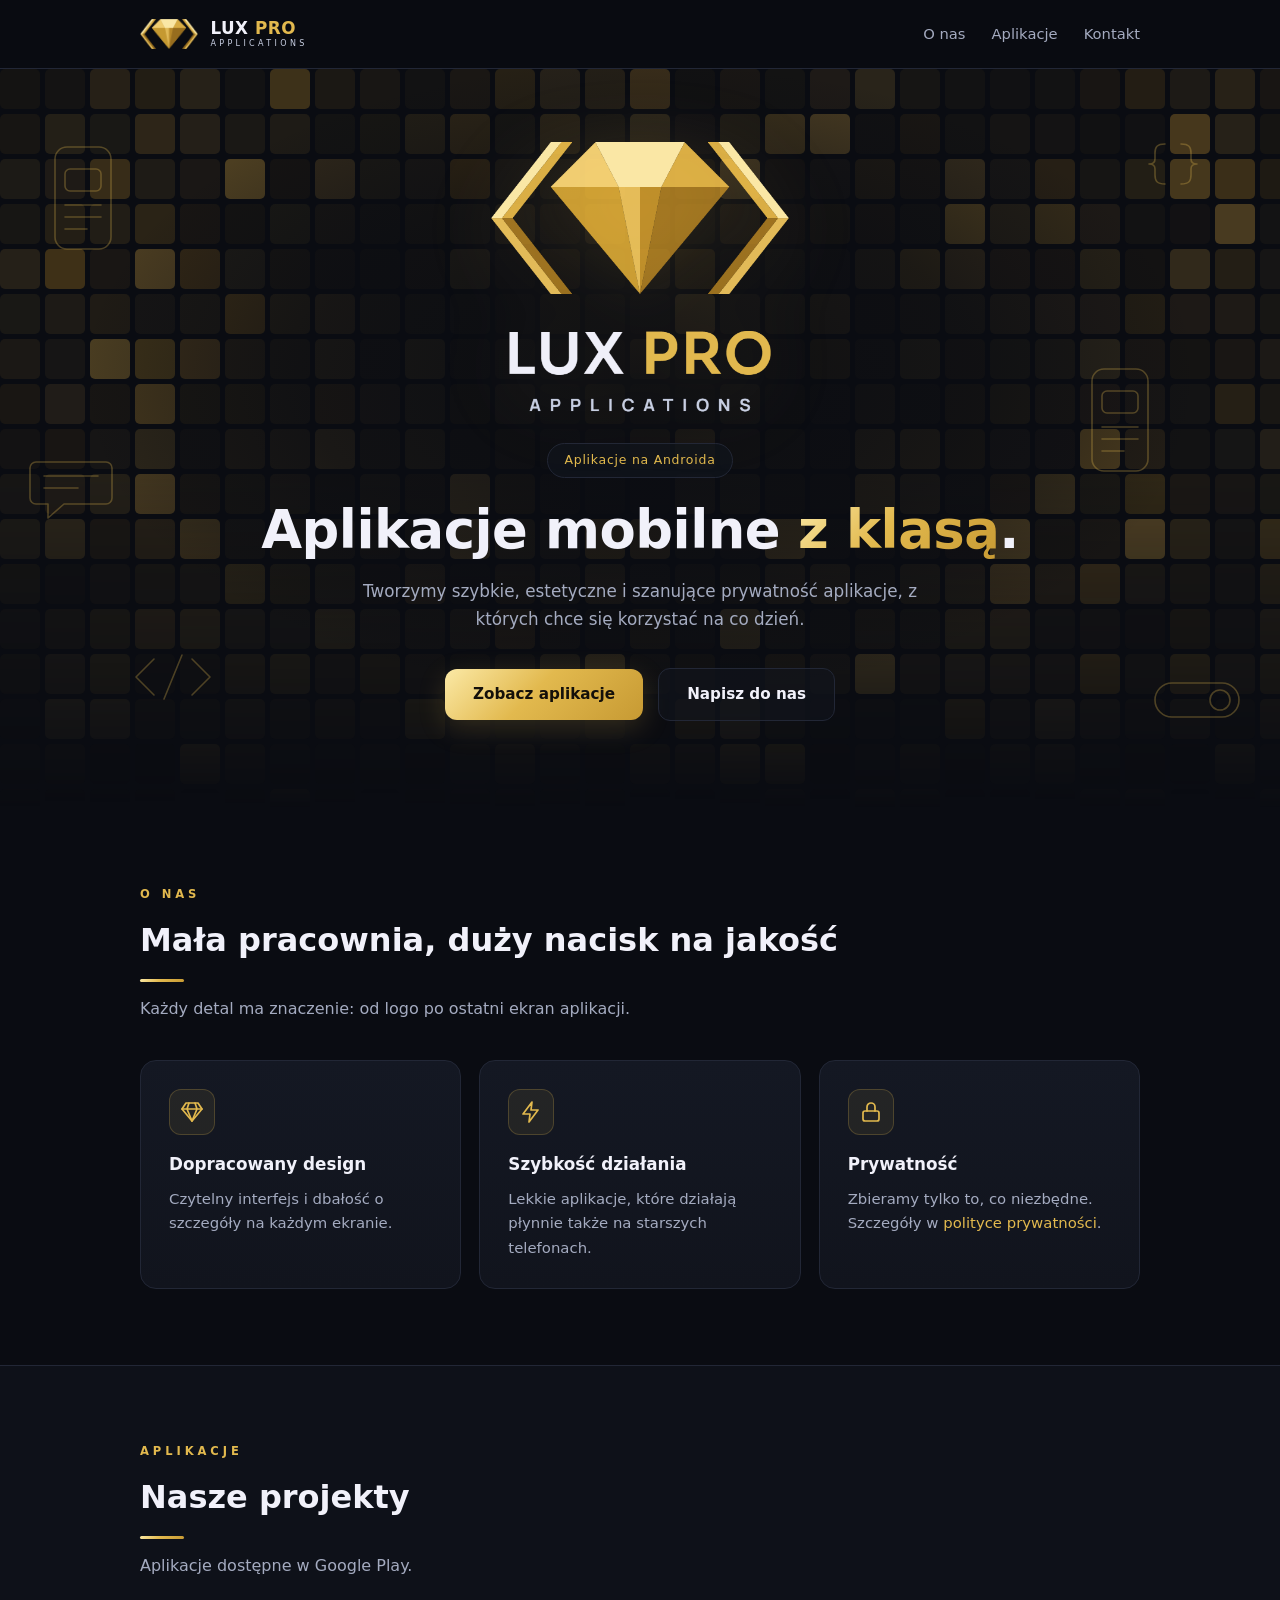
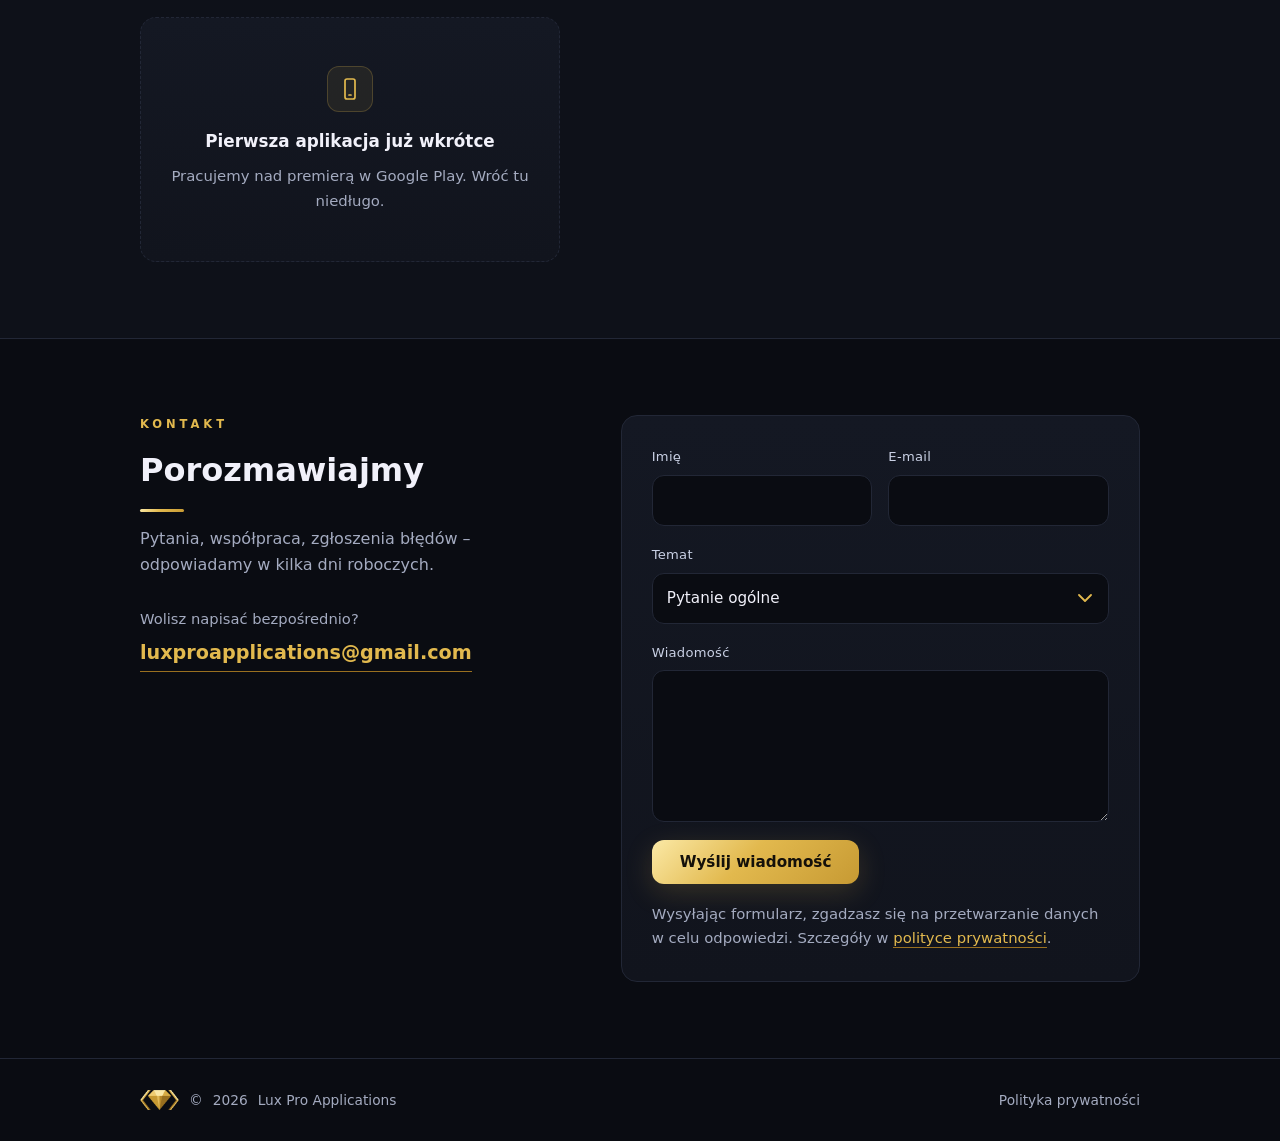
<file: index.html>
<!doctype html>
<html lang="pl">
<head>
<meta charset="utf-8">
<meta name="viewport" content="width=device-width, initial-scale=1">
<title>Lux Pro Applications – aplikacje mobilne</title>
<meta name="description" content="Lux Pro Applications tworzy dopracowane, szybkie i prywatne aplikacje mobilne na Androida.">
<meta name="theme-color" content="#0a0c12">
<link rel="canonical" href="https://luxproapplications.pl/">
<link rel="icon" href="/favicon.ico" sizes="any">
<link rel="icon" type="image/png" sizes="32x32" href="/favicon-32.png">
<link rel="icon" type="image/png" sizes="192x192" href="/icon-192.png">
<link rel="apple-touch-icon" href="/apple-touch-icon.png">
<meta property="og:type" content="website">
<meta property="og:locale" content="pl_PL">
<meta property="og:site_name" content="Lux Pro Applications">
<meta property="og:title" content="Lux Pro Applications – aplikacje mobilne">
<meta property="og:description" content="Dopracowane, szybkie i prywatne aplikacje mobilne na Androida.">
<meta property="og:url" content="https://luxproapplications.pl/">
<meta property="og:image" content="https://luxproapplications.pl/og.png">
<meta name="twitter:card" content="summary_large_image">
<link rel="stylesheet" href="/style.css">
</head>
<body>
<header>
  <div class="wrap">
    <nav>
      <a href="/" class="brand" aria-label="Lux Pro Applications – strona główna">
        <img src="/mark.png" alt="" width="58" height="30">
        <span class="t"><b>LUX <i>PRO</i></b><small>Applications</small></span>
      </a>
      <ul>
        <li><a href="#o-nas">O nas</a></li>
        <li><a href="#aplikacje">Aplikacje</a></li>
        <li><a href="#kontakt">Kontakt</a></li>
      </ul>
    </nav>
  </div>
</header>

<main>
  <div class="hero">
    <canvas id="tiles" aria-hidden="true"></canvas>
    <div class="deco" aria-hidden="true">
      <svg style="left:4%;top:10%" width="64" height="110" viewBox="0 0 64 110"><rect x="4" y="4" width="56" height="102" rx="12"/><rect x="14" y="26" width="36" height="22" rx="5"/><path d="M14 62h36M14 74h36M14 86h22"/></svg>
      <svg style="left:10%;bottom:14%" width="90" height="56" viewBox="0 0 90 56"><path d="M26 10L8 28l18 18M64 10l18 18-18 18M54 6L36 50"/></svg>
      <svg style="left:2%;top:52%" width="90" height="70" viewBox="0 0 90 70"><path d="M10 8h70a6 6 0 016 6v30a6 6 0 01-6 6H38l-16 14V50H10a6 6 0 01-6-6V14a6 6 0 016-6z"/><path d="M18 22h54M18 34h34"/></svg>
      <svg style="right:6%;top:9%" width="60" height="56" viewBox="0 0 60 56"><path d="M22 8c-8 0-10 3-10 9v6c0 4-2 5-6 5 4 0 6 1 6 5v6c0 6 2 9 10 9M38 8c8 0 10 3 10 9v6c0 4 2 5 6 5-4 0-6 1-6 5v6c0 6-2 9-10 9"/></svg>
      <svg style="right:10%;top:40%" width="64" height="110" viewBox="0 0 64 110"><rect x="4" y="4" width="56" height="102" rx="12"/><rect x="14" y="26" width="36" height="22" rx="5"/><path d="M14 62h36M14 74h36M14 86h22"/></svg>
      <svg style="right:3%;bottom:12%" width="90" height="40" viewBox="0 0 90 40"><rect x="3" y="3" width="84" height="34" rx="17"/><circle cx="68" cy="20" r="10"/></svg>
    </div>

    <div class="wrap">
      <img class="logo" src="/logo-full.png" width="504" height="457" alt="Lux Pro Applications – logo">
      <span class="badge">Aplikacje na Androida</span>
      <h1>Aplikacje mobilne <em>z klasą</em>.</h1>
      <p class="lead">Tworzymy szybkie, estetyczne i szanujące prywatność aplikacje, z których chce się korzystać na co dzień.</p>
      <a class="btn" href="#aplikacje">Zobacz aplikacje</a>
      <a class="btn ghost" href="#kontakt">Napisz do nas</a>
    </div>
  </div>

  <section id="o-nas">
    <div class="wrap">
      <p class="eyebrow">O nas</p>
      <h2>Mała pracownia, duży nacisk na jakość</h2>
      <p class="sub">Każdy detal ma znaczenie: od logo po ostatni ekran aplikacji.</p>
      <div class="grid">
        <div class="card">
          <div class="ico"><svg viewBox="0 0 24 24"><path d="M6 3h12l4 6-10 12L2 9z"/><path d="M2 9h20M9 3l-2 6 5 12M15 3l2 6-5 12"/></svg></div>
          <h3>Dopracowany design</h3>
          <p>Czytelny interfejs i dbałość o szczegóły na każdym ekranie.</p>
        </div>
        <div class="card">
          <div class="ico"><svg viewBox="0 0 24 24"><path d="M13 2L4 14h7l-1 8 9-12h-7z"/></svg></div>
          <h3>Szybkość działania</h3>
          <p>Lekkie aplikacje, które działają płynnie także na starszych telefonach.</p>
        </div>
        <div class="card">
          <div class="ico"><svg viewBox="0 0 24 24"><rect x="4" y="11" width="16" height="10" rx="2"/><path d="M8 11V7a4 4 0 018 0v4"/></svg></div>
          <h3>Prywatność</h3>
          <p>Zbieramy tylko to, co niezbędne. Szczegóły w <a href="/privacy.html" style="color:var(--gold)">polityce prywatności</a>.</p>
        </div>
      </div>
    </div>
  </section>

  <section id="aplikacje" class="alt">
    <div class="wrap">
      <p class="eyebrow">Aplikacje</p>
      <h2>Nasze projekty</h2>
      <p class="sub">Aplikacje dostępne w Google Play.</p>
      <div class="card soon">
        <div class="ico"><svg viewBox="0 0 24 24"><rect x="7" y="2" width="10" height="20" rx="2"/><path d="M11 18h2"/></svg></div>
        <h3>Pierwsza aplikacja już wkrótce</h3>
        <p>Pracujemy nad premierą w Google Play. Wróć tu niedługo.</p>
      </div>
    </div>
  </section>

  <section id="kontakt">
    <div class="wrap contact-grid">
      <div>
        <p class="eyebrow">Kontakt</p>
        <h2>Porozmawiajmy</h2>
        <p class="sub">Pytania, współpraca, zgłoszenia błędów – odpowiadamy w kilka dni roboczych.</p>
        <p class="alt-mail">Wolisz napisać bezpośrednio?<br><a class="mail" href="mailto:luxproapplications@gmail.com">luxproapplications@gmail.com</a></p>
      </div>

      <form id="contact-form" class="card form" action="mailto:luxproapplications@gmail.com" method="post" enctype="text/plain" novalidate>
        <div class="row2">
          <div class="field">
            <label for="f-name">Imię</label>
            <input id="f-name" name="name" type="text" autocomplete="name" maxlength="80" required>
          </div>
          <div class="field">
            <label for="f-email">E-mail</label>
            <input id="f-email" name="email" type="email" autocomplete="email" maxlength="120" required>
          </div>
        </div>
        <div class="field">
          <label for="f-topic">Temat</label>
          <select id="f-topic" name="topic">
            <option>Pytanie ogólne</option>
            <option>Zgłoszenie błędu w aplikacji</option>
            <option>Współpraca</option>
            <option>Inne</option>
          </select>
        </div>
        <div class="field">
          <label for="f-msg">Wiadomość</label>
          <textarea id="f-msg" name="message" rows="5" maxlength="3000" required></textarea>
        </div>
        <input type="checkbox" name="botcheck" id="f-bot" tabindex="-1" autocomplete="off" style="display:none">
        <button class="btn" type="submit" id="f-send">Wyślij wiadomość</button>
        <p class="fine">Wysyłając formularz, zgadzasz się na przetwarzanie danych w celu odpowiedzi. Szczegóły w <a href="/privacy.html">polityce prywatności</a>.</p>
        <p id="f-status" class="status" role="status" aria-live="polite"></p>
      </form>
    </div>
  </section>
</main>

<footer>
  <div class="wrap">
    <span class="f"><img src="/mark.png" alt="" width="39" height="20"> © <span id="y">2026</span> Lux Pro Applications</span>
    <a href="/privacy.html">Polityka prywatności</a>
  </div>
</footer>
<script>document.getElementById('y').textContent=new Date().getFullYear()</script>
<script>
(function () {
  // Klucz dostępu z web3forms.com (jest publiczny z założenia). Dopóki nie zostanie wpisany,
  // formularz otwiera program pocztowy z gotową wiadomością.
  var KEY = 'WSTAW-KLUCZ-WEB3FORMS';
  var TO = 'luxproapplications@gmail.com';

  var form = document.getElementById('contact-form');
  var btn = document.getElementById('f-send');
  var out = document.getElementById('f-status');
  if (!form) return;

  function say(msg, kind) {
    out.textContent = msg;
    out.className = 'status ' + (kind || '');
  }

  form.addEventListener('submit', function (e) {
    e.preventDefault();
    if (!form.checkValidity()) { form.reportValidity(); return; }

    var data = {
      name: document.getElementById('f-name').value.trim(),
      email: document.getElementById('f-email').value.trim(),
      topic: document.getElementById('f-topic').value,
      message: document.getElementById('f-msg').value.trim()
    };
    if (document.getElementById('f-bot').checked) return; // pułapka na boty

    if (KEY.indexOf('WSTAW') === 0) {
      var body = data.message + '\n\n— ' + data.name + ' (' + data.email + ')';
      window.location.href = 'mailto:' + TO + '?subject=' + encodeURIComponent(data.topic + ' – luxproapplications.pl') + '&body=' + encodeURIComponent(body);
      say('Otworzyliśmy Twój program pocztowy z gotową wiadomością. Wystarczy kliknąć „Wyślij”.', 'ok');
      return;
    }

    btn.disabled = true;
    var label = btn.textContent;
    btn.textContent = 'Wysyłanie…';
    say('', '');

    fetch('https://api.web3forms.com/submit', {
      method: 'POST',
      headers: { 'Content-Type': 'application/json', 'Accept': 'application/json' },
      body: JSON.stringify({
        access_key: KEY,
        subject: data.topic + ' – luxproapplications.pl',
        from_name: 'Formularz luxproapplications.pl',
        name: data.name,
        email: data.email,
        message: data.message,
        botcheck: ''
      })
    })
      .then(function (r) { return r.json(); })
      .then(function (j) {
        if (j && j.success) {
          form.reset();
          say('Dziękujemy! Wiadomość została wysłana. Odpowiemy w ciągu kilku dni roboczych.', 'ok');
        } else {
          throw new Error('fail');
        }
      })
      .catch(function () {
        say('Nie udało się wysłać wiadomości. Spróbuj ponownie lub napisz na ' + TO + '.', 'err');
      })
      .then(function () {
        btn.disabled = false;
        btn.textContent = label;
      });
  });
})();
</script>
<script src="/tiles.js" defer></script>
</body>
</html>
</file>
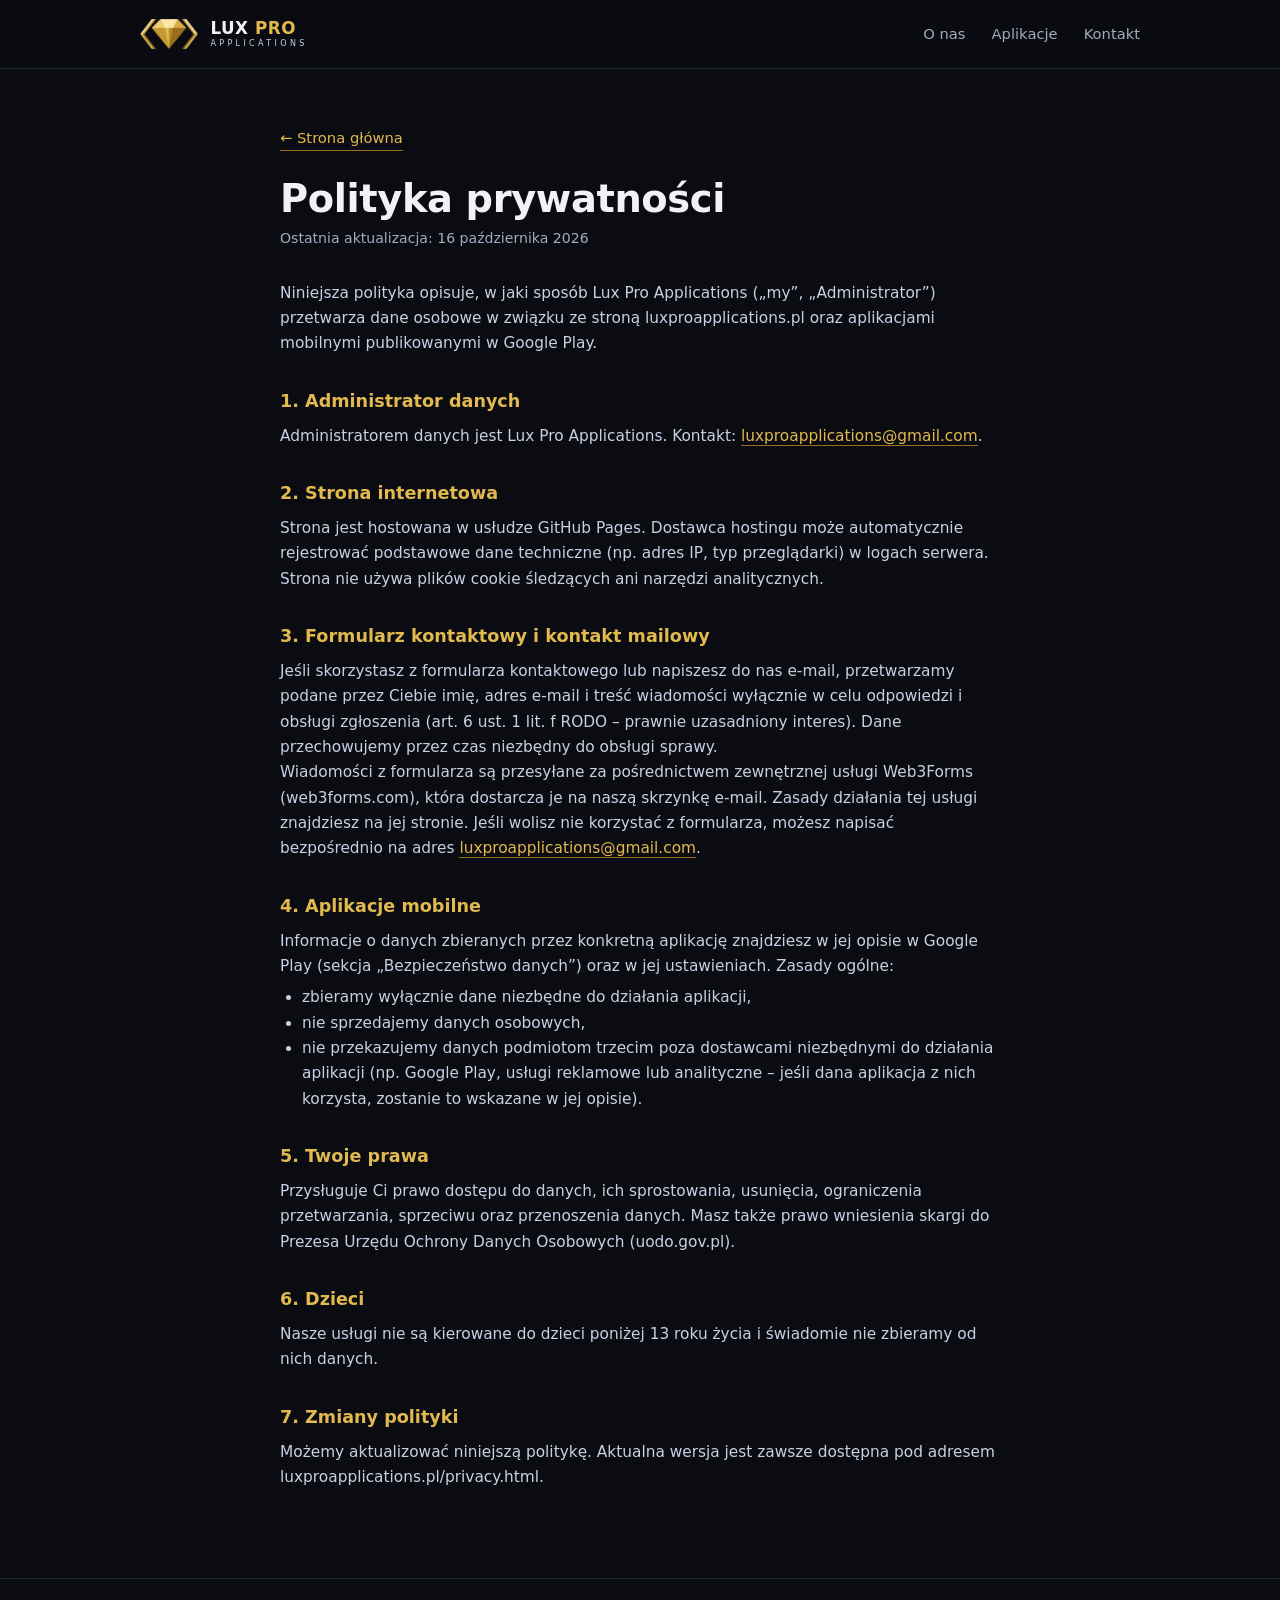
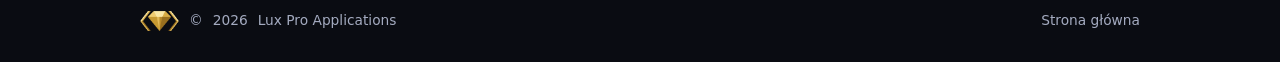
<file: privacy.html>
<!doctype html>
<html lang="pl">
<head>
<meta charset="utf-8">
<meta name="viewport" content="width=device-width, initial-scale=1">
<title>Polityka prywatności – Lux Pro Applications</title>
<meta name="description" content="Polityka prywatności Lux Pro Applications: strona luxproapplications.pl i aplikacje mobilne.">
<meta name="theme-color" content="#0a0c12">
<meta name="robots" content="index,follow">
<link rel="canonical" href="https://luxproapplications.pl/privacy.html">
<link rel="icon" href="/favicon.ico" sizes="any">
<link rel="icon" type="image/png" sizes="32x32" href="/favicon-32.png">
<link rel="icon" type="image/png" sizes="192x192" href="/icon-192.png">
<link rel="apple-touch-icon" href="/apple-touch-icon.png">
<meta property="og:type" content="website">
<meta property="og:locale" content="pl_PL">
<meta property="og:title" content="Polityka prywatności – Lux Pro Applications">
<meta property="og:image" content="https://luxproapplications.pl/og.png">
<link rel="stylesheet" href="/style.css">
</head>
<body>
<header>
  <div class="wrap">
    <nav>
      <a href="/" class="brand" aria-label="Lux Pro Applications – strona główna">
        <img src="/mark.png" alt="" width="58" height="30">
        <span class="t"><b>LUX <i>PRO</i></b><small>Applications</small></span>
      </a>
      <ul>
        <li><a href="/#o-nas">O nas</a></li>
        <li><a href="/#aplikacje">Aplikacje</a></li>
        <li><a href="/#kontakt">Kontakt</a></li>
      </ul>
    </nav>
  </div>
</header>

<main class="doc">
  <a class="back" href="/">← Strona główna</a>
  <h1>Polityka prywatności</h1>
  <p class="date">Ostatnia aktualizacja: 16 października 2026</p>

  <p>Niniejsza polityka opisuje, w jaki sposób Lux Pro Applications („my”, „Administrator”) przetwarza dane osobowe w związku ze stroną luxproapplications.pl oraz aplikacjami mobilnymi publikowanymi w Google Play.</p>

  <h2>1. Administrator danych</h2>
  <p>Administratorem danych jest Lux Pro Applications. Kontakt: <a href="mailto:luxproapplications@gmail.com">luxproapplications@gmail.com</a>.</p>

  <h2>2. Strona internetowa</h2>
  <p>Strona jest hostowana w usłudze GitHub Pages. Dostawca hostingu może automatycznie rejestrować podstawowe dane techniczne (np. adres IP, typ przeglądarki) w logach serwera. Strona nie używa plików cookie śledzących ani narzędzi analitycznych.</p>

  <h2>3. Formularz kontaktowy i kontakt mailowy</h2>
  <p>Jeśli skorzystasz z formularza kontaktowego lub napiszesz do nas e-mail, przetwarzamy podane przez Ciebie imię, adres e-mail i treść wiadomości wyłącznie w celu odpowiedzi i obsługi zgłoszenia (art. 6 ust. 1 lit. f RODO – prawnie uzasadniony interes). Dane przechowujemy przez czas niezbędny do obsługi sprawy.</p>
  <p>Wiadomości z formularza są przesyłane za pośrednictwem zewnętrznej usługi Web3Forms (web3forms.com), która dostarcza je na naszą skrzynkę e-mail. Zasady działania tej usługi znajdziesz na jej stronie. Jeśli wolisz nie korzystać z formularza, możesz napisać bezpośrednio na adres <a href="mailto:luxproapplications@gmail.com">luxproapplications@gmail.com</a>.</p>

  <h2>4. Aplikacje mobilne</h2>
  <p>Informacje o danych zbieranych przez konkretną aplikację znajdziesz w jej opisie w Google Play (sekcja „Bezpieczeństwo danych”) oraz w jej ustawieniach. Zasady ogólne:</p>
  <ul>
    <li>zbieramy wyłącznie dane niezbędne do działania aplikacji,</li>
    <li>nie sprzedajemy danych osobowych,</li>
    <li>nie przekazujemy danych podmiotom trzecim poza dostawcami niezbędnymi do działania aplikacji (np. Google Play, usługi reklamowe lub analityczne – jeśli dana aplikacja z nich korzysta, zostanie to wskazane w jej opisie).</li>
  </ul>

  <h2>5. Twoje prawa</h2>
  <p>Przysługuje Ci prawo dostępu do danych, ich sprostowania, usunięcia, ograniczenia przetwarzania, sprzeciwu oraz przenoszenia danych. Masz także prawo wniesienia skargi do Prezesa Urzędu Ochrony Danych Osobowych (uodo.gov.pl).</p>

  <h2>6. Dzieci</h2>
  <p>Nasze usługi nie są kierowane do dzieci poniżej 13 roku życia i świadomie nie zbieramy od nich danych.</p>

  <h2>7. Zmiany polityki</h2>
  <p>Możemy aktualizować niniejszą politykę. Aktualna wersja jest zawsze dostępna pod adresem luxproapplications.pl/privacy.html.</p>
</main>

<footer>
  <div class="wrap">
    <span class="f"><img src="/mark.png" alt="" width="39" height="20"> © <span id="y">2026</span> Lux Pro Applications</span>
    <a href="/">Strona główna</a>
  </div>
</footer>
<script>document.getElementById('y').textContent=new Date().getFullYear()</script>
</body>
</html>
</file>
<file: style.css>
:root{
  --bg:#0a0c12;
  --bg2:#0e1119;
  --card:#11141d;
  --line:#222736;
  --text:#f1f1fa;
  --muted:#a4abc0;
  --soft:#c9d0e4;
  --gold-hi:#fbe9a6;
  --gold:#e2b94e;
  --gold-mid:#c79a33;
  --gold-lo:#9a7020;
  --gold-grad:linear-gradient(135deg,#fbe9a6 0%,#e2b94e 45%,#c79a33 100%);
  --radius:16px;
}
*{box-sizing:border-box;margin:0;padding:0}
html{scroll-behavior:smooth;scroll-padding-top:76px}
body{
  font-family:"Poppins","Montserrat","Segoe UI",system-ui,-apple-system,Roboto,"Helvetica Neue",Arial,sans-serif;
  background:var(--bg);color:var(--text);line-height:1.65;-webkit-font-smoothing:antialiased
}
a{color:inherit;text-decoration:none}
img{display:block;max-width:100%;height:auto}
:focus-visible{outline:2px solid var(--gold);outline-offset:3px;border-radius:6px}
.wrap{max-width:1040px;margin:0 auto;padding:0 20px}

/* header */
header{position:sticky;top:0;z-index:20;background:rgba(10,12,18,.82);backdrop-filter:blur(12px);-webkit-backdrop-filter:blur(12px);border-bottom:1px solid var(--line)}
nav{display:flex;align-items:center;justify-content:space-between;height:68px}
.brand{display:flex;align-items:center;gap:12px}
.brand img{height:30px;width:auto}
.brand .t{display:flex;flex-direction:column;line-height:1}
.brand .t b{font-size:1.05rem;font-weight:700;letter-spacing:.03em;color:var(--text)}
.brand .t b i{font-style:normal;color:var(--gold)}
.brand .t small{margin-top:4px;font-size:.5rem;font-weight:500;letter-spacing:.42em;color:var(--soft);text-transform:uppercase}
nav ul{display:flex;gap:26px;list-style:none;font-size:.92rem;color:var(--muted)}
nav ul a{padding:6px 0;border-bottom:1px solid transparent;transition:color .15s,border-color .15s}
nav ul a:hover{color:var(--text);border-color:var(--gold)}

/* hero */
.hero{position:relative;overflow:hidden;text-align:center;padding:72px 0 88px;isolation:isolate}
#tiles{position:absolute;inset:0;width:100%;height:100%;z-index:-2;
  -webkit-mask-image:linear-gradient(to bottom,#000 55%,transparent 100%);mask-image:linear-gradient(to bottom,#000 55%,transparent 100%)}
.hero::before{content:"";position:absolute;inset:0;z-index:-1;
  background:radial-gradient(560px 320px at 50% 42%,rgba(10,12,18,.92),rgba(10,12,18,.55) 60%,transparent 100%)}
.deco{position:absolute;inset:0;z-index:-1;pointer-events:none;color:var(--gold);opacity:.3}
.deco svg{position:absolute;fill:none;stroke:currentColor;stroke-width:1.6;stroke-linecap:round;stroke-linejoin:round}
.hero .logo{width:min(300px,64vw);margin:0 auto 30px;filter:drop-shadow(0 12px 36px rgba(226,185,78,.18))}
.badge{display:inline-block;border:1px solid var(--line);background:rgba(17,20,29,.7);border-radius:99px;padding:6px 16px;font-size:.78rem;letter-spacing:.06em;color:var(--gold);margin-bottom:22px}
h1{font-size:clamp(1.9rem,5.2vw,3.3rem);line-height:1.15;font-weight:700;margin-bottom:18px;letter-spacing:-.01em}
h1 em{font-style:normal;background:var(--gold-grad);-webkit-background-clip:text;background-clip:text;color:transparent}
.lead{max-width:580px;margin:0 auto 34px;color:var(--muted);font-size:1.05rem}
.btn{display:inline-block;padding:13px 28px;border-radius:12px;font-weight:600;font-size:.95rem;background:var(--gold-grad);color:#14100a;box-shadow:0 8px 28px rgba(226,185,78,.18);transition:transform .15s,box-shadow .15s}
.btn:hover{transform:translateY(-2px);box-shadow:0 12px 34px rgba(226,185,78,.28)}
.btn.ghost{background:rgba(17,20,29,.6);border:1px solid var(--line);color:var(--text);box-shadow:none;margin-left:10px}
.btn.ghost:hover{border-color:var(--gold-lo)}

/* sections */
section{padding:76px 0}
section.alt{background:var(--bg2);border-top:1px solid var(--line);border-bottom:1px solid var(--line)}
.eyebrow{font-size:.72rem;font-weight:600;letter-spacing:.34em;text-transform:uppercase;color:var(--gold);margin-bottom:10px}
h2{font-size:clamp(1.5rem,3.4vw,2rem);font-weight:700;margin-bottom:8px}
h2::after{content:"";display:block;width:44px;height:3px;border-radius:2px;background:var(--gold-grad);margin-top:12px}
.sub{color:var(--muted);margin:14px 0 38px}
.grid{display:grid;grid-template-columns:repeat(auto-fit,minmax(250px,1fr));gap:18px}
.card{position:relative;background:linear-gradient(180deg,#141823,var(--card));border:1px solid var(--line);border-radius:var(--radius);padding:28px;transition:border-color .2s,transform .2s}
.card:hover{border-color:var(--gold-lo);transform:translateY(-3px)}
.card h3{font-size:1.05rem;font-weight:600;margin:16px 0 8px}
.card p{color:var(--muted);font-size:.93rem}
.ico{width:46px;height:46px;border-radius:12px;display:grid;place-items:center;background:rgba(226,185,78,.08);border:1px solid rgba(226,185,78,.22);color:var(--gold)}
.ico svg{width:24px;height:24px;fill:none;stroke:currentColor;stroke-width:1.7;stroke-linecap:round;stroke-linejoin:round}
.soon{border-style:dashed;text-align:center;padding:48px 26px;max-width:420px}
.soon .ico{margin:0 auto}
.contact-grid{display:grid;grid-template-columns:1fr 1.2fr;gap:48px;align-items:start}
.contact-grid .sub{margin-bottom:28px}
.alt-mail{color:var(--muted);font-size:.92rem}
.mail{display:inline-block;margin-top:6px;font-size:clamp(1rem,3.4vw,1.2rem);font-weight:600;color:var(--gold);border-bottom:1px solid var(--gold-lo);padding-bottom:2px;word-break:break-all}
.mail:hover{color:var(--gold-hi)}

/* form */
.form{padding:30px;display:grid;gap:18px}
.form:hover{transform:none;border-color:var(--line)}
.row2{display:grid;grid-template-columns:1fr 1fr;gap:16px}
.field{display:grid;gap:7px}
.field label{font-size:.82rem;font-weight:500;color:var(--soft);letter-spacing:.02em}
.field input,.field select,.field textarea{
  width:100%;font:inherit;font-size:.95rem;color:var(--text);background:var(--bg);
  border:1px solid var(--line);border-radius:12px;padding:12px 14px;transition:border-color .15s,box-shadow .15s}
.field textarea{resize:vertical;min-height:120px}
.field select{appearance:none;-webkit-appearance:none;padding-right:40px;
  background-image:url("data:image/svg+xml,%3Csvg xmlns='http://www.w3.org/2000/svg' width='14' height='9' viewBox='0 0 14 9' fill='none' stroke='%23e2b94e' stroke-width='1.8' stroke-linecap='round' stroke-linejoin='round'%3E%3Cpath d='M1 1l6 6 6-6'/%3E%3C/svg%3E");
  background-repeat:no-repeat;background-position:right 16px center}
.field input:focus,.field select:focus,.field textarea:focus{outline:none;border-color:var(--gold);box-shadow:0 0 0 3px rgba(226,185,78,.18)}
.field input:user-invalid,.field textarea:user-invalid{border-color:#c46a6a}
.form .btn{border:0;cursor:pointer;font-family:inherit;justify-self:start}
.form .btn:disabled{opacity:.6;cursor:progress;transform:none}
.fine{font-size:.78rem;color:var(--muted)}
.fine a{color:var(--gold);border-bottom:1px solid var(--gold-lo)}
.status{font-size:.9rem;min-height:0}
.status:empty{display:none}
.status.ok{color:var(--gold-hi)}
.status.err{color:#f09a9a}

/* footer */
footer{border-top:1px solid var(--line);padding:30px 0;color:var(--muted);font-size:.86rem}
footer .wrap{display:flex;flex-wrap:wrap;gap:14px;align-items:center;justify-content:space-between}
footer .f{display:flex;align-items:center;gap:10px}
footer .f img{height:20px;width:auto}
footer a:hover{color:var(--gold)}

/* privacy page */
.doc{max-width:760px;margin:0 auto;padding:56px 20px 88px}
.doc .back{display:inline-block;margin-bottom:26px;font-size:.92rem;color:var(--gold)}
.doc h1{font-size:clamp(1.7rem,4.2vw,2.4rem);margin-bottom:6px}
.doc .date{color:var(--muted);margin-bottom:30px;font-size:.88rem}
.doc h2{font-size:1.1rem;margin:30px 0 8px;color:var(--gold)}
.doc h2::after{display:none}
.doc p,.doc li{color:var(--soft);font-size:.96rem}
.doc ul{padding-left:22px;margin-top:6px}
.doc a{color:var(--gold);border-bottom:1px solid var(--gold-lo)}

@media(max-width:820px){
  .contact-grid{grid-template-columns:1fr;gap:28px}
}
@media(max-width:720px){
  .deco{display:none}
  .row2{grid-template-columns:1fr}
  .form{padding:22px}
  .form .btn{justify-self:stretch;text-align:center}
  nav ul{gap:16px;font-size:.84rem}
  .brand .t small{display:none}
  .hero{padding:48px 0 64px}
  .btn.ghost{margin:12px 0 0}
  section{padding:56px 0}
}
@media(max-width:400px){
  nav ul li:first-child{display:none}
}
@media(prefers-reduced-motion:reduce){*{transition:none!important;scroll-behavior:auto!important}}
</file>
